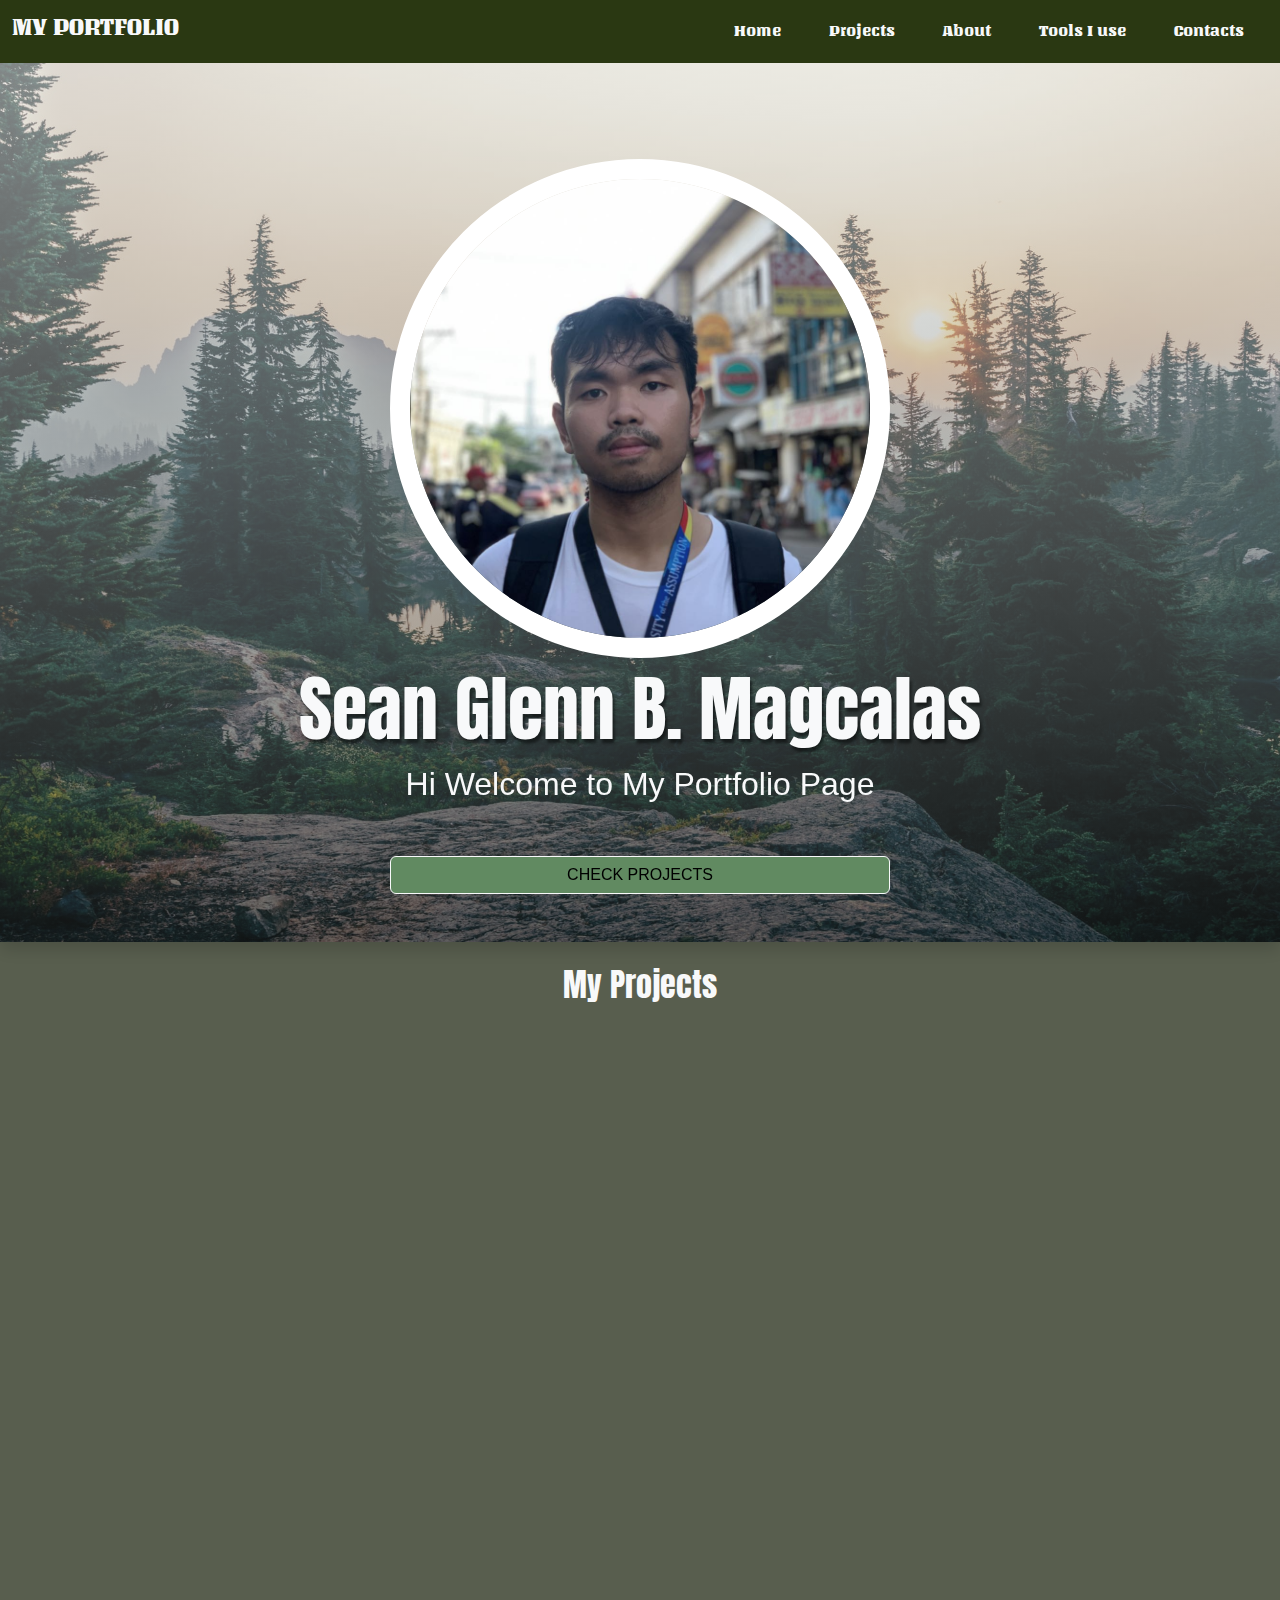
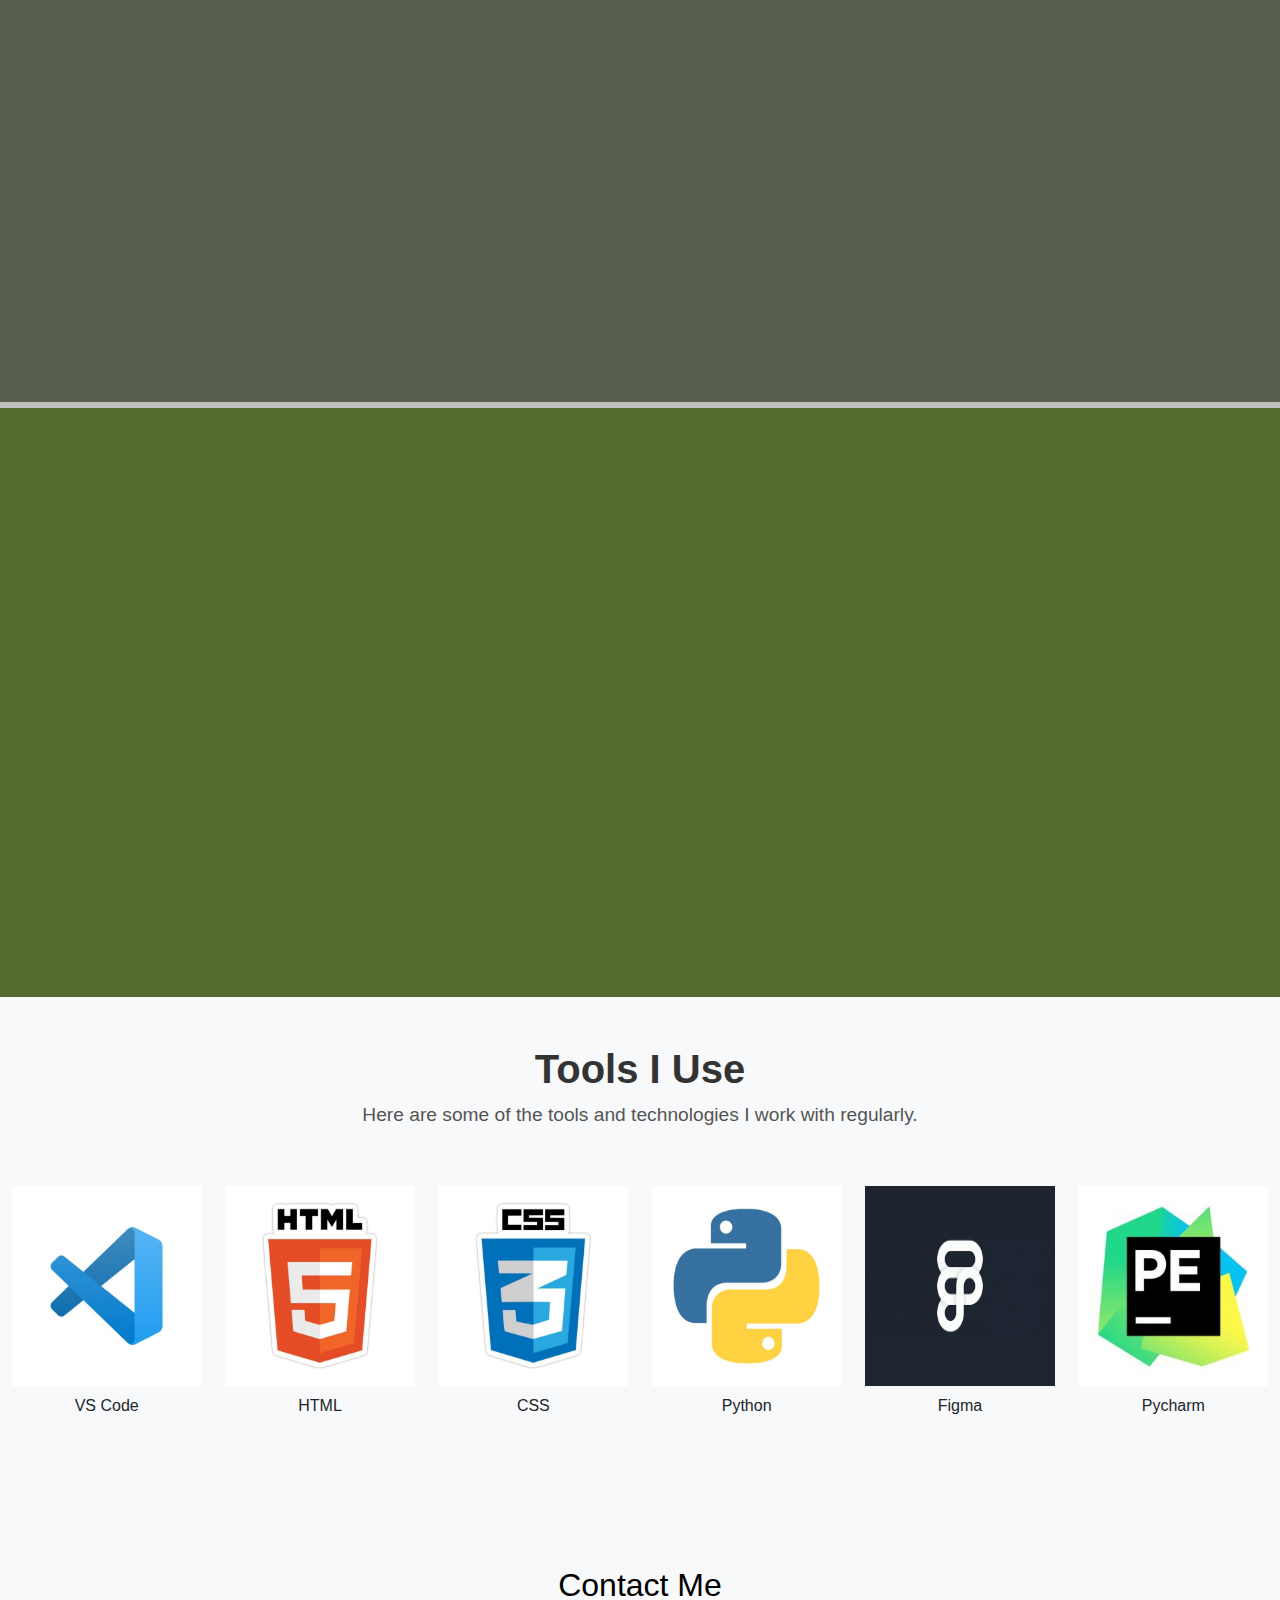
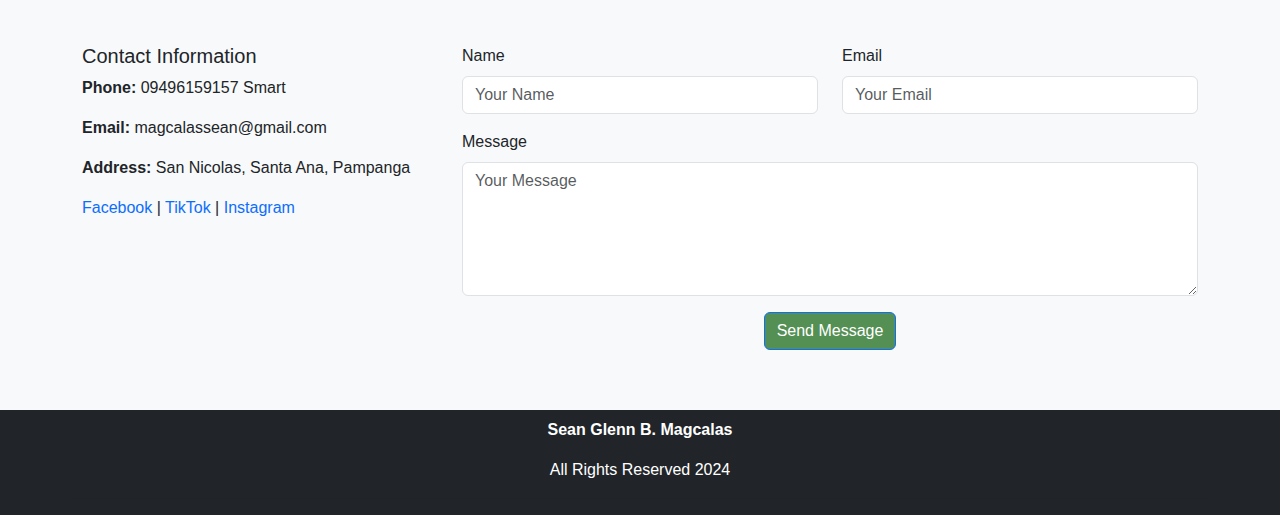
<file: index.html>
<!DOCTYPE html>
<html lang="en">
<head>
    <meta charset="UTF-8">
    <meta name="viewport" content="width=device-width, initial-scale=1.0">
    <title>Sean Glenn Magcalas-Portfolio</title>

    <!--BS LINK-->
    <link href="https://cdn.jsdelivr.net/npm/bootstrap@5.3.3/dist/css/bootstrap.min.css" rel="stylesheet" integrity="sha384-QWTKZyjpPEjISv5WaRU9OFeRpok6YctnYmDr5pNlyT2bRjXh0JMhjY6hW+ALEwIH" crossorigin="anonymous">

    <!-- CSS LINK -->
     <link rel="stylesheet" href="./index.css">

     <!-- Google Web Fonts Link -->
      <link rel="preconnect" href="https://fonts.googleapis.com">
      <link rel="preconnect" href="https://fonts.gstatic.com" crossorigin>
      <link href="https://fonts.googleapis.com/css2?family=Unlock&display=swap" rel="stylesheet">


      <link rel="preconnect" href="https://fonts.googleapis.com">
      <link rel="preconnect" href="https://fonts.gstatic.com" crossorigin>
      <link href="https://fonts.googleapis.com/css2?family=Anton&family=Unlock&display=swap" rel="stylesheet">

    <!-- AOS Link -->
    <link href="https://unpkg.com/aos@2.3.1/dist/aos.css" rel="stylesheet">

    <!-- favicon -->
    <link rel="icon" href="./images/sean.jpg" type="image/icon type">

</head>
<body>
    <!--NAVBAR START-->
    <nav class="navbar navbar-expand-lg sticky-top">
      <div class="container-fluid">
        <a class="navbar-brand text-light rounded" href="#cover"><h4 class="h4head">MY PORTFOLIO</h4></a>
        <button class="navbar-toggler" type="button" data-bs-toggle="collapse" data-bs-target="#navbarNavAltMarkup" aria-controls="navbarNavAltMarkup" aria-expanded="false" aria-label="Toggle navigation">
          <span class="navbar-toggler-icon"></span>
        </button>
        <div class="collapse navbar-collapse" id="navbarNavAltMarkup">
          <div class="navbar-nav ms-auto">
            <a class="nav-link px-lg-4 text-light rounded h4head" aria-current="page" href="#">Home</a>
            <a class="nav-link px-lg-4 text-light rounded h4head" href="#myProject">Projects</a>
            <a class="nav-link px-lg-4 text-light rounded h4head" href="#myAboutpage">About</a>
            <a class="nav-link px-lg-4 text-light rounded h4head" href="#tools">Tools I use</a>
            <a class="nav-link px-lg-4 text-light rounded h4head" href="#contact">Contacts</a>
            
          </div>
        </div>
      </div>
    </nav>
      <!--NAVBAR END-->

      <!--MY PROFILE SECTION START-->
    <div id="cover" class="container-fluid d-flex align-items-center justify-content-center text-center bg-dark text-light shadow p-5">
        <div class="row d-flex flex-column">
            <div class="col col-lg-12">
                <img src="./images/sean.jpg" class="img-fluid rounded-circle w-50 photo-border mb-lg-2 mb-sm-4 my-5">
                <h3 id="cover-title" class="t1 font-weight-bolder h3 display-2 text-shadow">Sean Glenn B. Magcalas</h3>
                <p class="intro font-weight-bold">Hi Welcome to My Portfolio Page</p>
                <div class="d-flex flex-sm-column flex-lg-row w-100 align-items-center justify-content-center text-center mt-5 lg-mt-5">
                    <div class="col col-lg d-flex justify-content-center align-items-center">
                        <a id="check" class="btn btn-light h-100 w-50 font-weight-bold d-flex align-items-center justify-content-center" href="#myProject" type="button">CHECK PROJECTS</a>
                    </div>
                </div>
            </div>
        </div>
    </div>
      <!--MY PROFILE SECTION END-->
<!-- PROJECTS SECTION START -->
<div id="myProject" class="container-fluid justify-content-center align-items-center mb-0">
  <div class="row d-flex justify-content-center align-items-stretch text-center">
    <h2 class="t1 my-4 text-light">My Projects</h2>

    <!-- 1st card -->

    <div class="card d-flex col-12 col-lg-3 col-md-4 mx-3 mb-4 text-light h-auto" data-aos="zoom-in-up">
      <img src="./images/RASPI.PNG" class="card-img-top img-fluid" alt="Responsive Image">
      <div class="card-body d-flex flex-column">
        <h5 class="card-title">RASPBERRY PICO</h5>
        <hr>
        <p class="card-text">A simple RASPBERRY PICO project using Python, the main inspiration for this project is a house alarm system. I used a PIR sensor to detect movements that will prompt the alarm system to sound.</p>
        <div class="mt-auto">
          <a href="./video.html" class="btn">Visit Page</a>
        </div>
      </div>
    </div>


    <!-- 2nd card -->
    <div class="card d-flex col-12 col-lg-3 col-md-4 mx-3 mb-4 text-light h-auto" data-aos="zoom-in-up">
      <img src="./images/PYGAME.JPG" class="card-img-top img-fluid" alt="Responsive Image">
      <div class="card-body d-flex flex-column">
        <h5 class="card-title">Python Game System</h5>
        <hr>
        <p class="card-text">Kantanong is a music guessing game where you have to guess the song. This game is fun and suitable for almost anyone, with no age restrictions.</p>
        <div class="mt-auto">
          <a href="./pygame.html" class="btn">Visit Page</a>
        </div>
      </div>
    </div>

    <!-- 3rd card -->
    <div class="card d-flex col-12 col-lg-3 col-md-4 mx-3 mb-4 text-light h-auto" data-aos="zoom-in-up">
      <img src="./images/3D Isometric Room by SGBM-IT3A.png" class="card-img-top img-fluid" alt="Responsive Image">
      <div class="card-body d-flex flex-column">
        <h5 class="card-title">3D Isometric Room in Blender</h5>
        <hr>
        <p class="card-text">This is an example of a 3D Isometric Room in Blender. I made this Project to showcase the architectural use of Blender. </p>
        <div class="mt-auto">
          <a href="./isometric.html" class="btn">Visit Page</a>
        </div>
      </div>
    </div>
  </div>
</div>
<hr class="linestyle">


<!-- PROJECTS SECTION END -->

<!-- ABOUT START -->
<div id="myAboutpage" class="container-fluid d-flex justify-content-center align-items-center py-5">
  <div class="row justify-content-center align-items-center d-flex">
      <!-- Image Column -->
    <div class="col-12 col-lg-4 col-md-4 col-xs-4 d-flex justify-content-center mb-4 mb-lg-0" data-aos="zoom-in-up">
        <img src="./images/sean2.jpg" alt="me" class="img-fluid rounded-circle w-80">
      </div>
      <!-- About Header & Text Column -->
      <div class="col-12 col-lg-3 col-md-4 col-xs-4 text-center text-lg-start mx-5">
      
          <div class="textbox" data-aos="zoom-in-up">
            <h1 class="aboutheader my-2 d-flex justify-content-start align-items-start">About</h2>
            <hr>
              <p class="align">Hello! <strong>I'm Sean Glenn B. Magcalas</strong>, a 21-year-old student currently pursuing my studies at the University of The Assumption. I have a passion for exploring creativity in various forms, whether it's through music, art, or collecting toys. Anything that brings a sense of fun and excitement grabs my attention. When I'm not busy with my academic pursuits, you'll often find me immersed in activities that let me express myself and discover new ways to enjoy life.</p>
          
      </div>
    </div>
  </div>
</div>
<!-- ABOUT END -->

<!-- TOOLS I USE SECTION START -->
<div id="tools" class="container-fluid py-5 bg-light">
  <div class="row text-center mb-4">
    <h2 class="section-title">Tools I Use</h2>
    <p class="section-subtitle">Here are some of the tools and technologies I work with regularly.</p>
  </div>

  <div class="row justify-content-center">
    <!-- Tool 1 -->
    <div class="col-6 col-sm-4 col-md-3 col-lg-2 text-center mb-4">
      <img src="./images/vscode.jpg" alt="Tool 1" class="tool img-fluid mb-2">
      <p>VS Code</p>
    </div>

    <!-- Tool 2 -->
    <div class="col-6 col-sm-4 col-md-3 col-lg-2 text-center mb-4">
      <img src="./images/html.jpg" alt="Tool 2" class="tool img-fluid mb-2">
      <p>HTML</p>
    </div>

    <!-- Tool 3 -->
    <div class="col-6 col-sm-4 col-md-3 col-lg-2 text-center mb-4">
      <img src="./images/css.jpg" alt="Tool 3" class=" tool img-fluid mb-2">
      <p>CSS</p>
    </div>

    <!-- Tool 4 -->
    <div class="col-6 col-sm-4 col-md-3 col-lg-2 text-center mb-4">
      <img src="./images/python.jpg" alt="Tool 4" class=" tool img-fluid mb-2">
      <p>Python</p>
    </div>

    <!-- Tool 5 -->
    <div class="col-6 col-sm-4 col-md-3 col-lg-2 text-center mb-4">
      <img src="./images/figma.jpg" alt="Tool 5" class=" tool img-fluid mb-2">
      <p>Figma</p>
    </div>

    <!-- Tool 6 -->
    <div class="col-6 col-sm-4 col-md-3 col-lg-2 text-center mb-4">
      <img src="./images/pycharm.jpg" alt="Tool 6" class="tool img-fluid mb-2">
      <p>Pycharm</p>
    </div>
  </div>
</div>
<!-- TOOLS I USE SECTION END -->

<!-- Contact Section -->
<div id="contact">
<section class="contact-section" id="contact">
  <div class="container">
    <div class="row justify-content-center">
      <div class="col-md-8 text-center">
        <h2>Contact Me</h2>
      </div>
    </div>

    <div class="row">
      <!-- Contact Information -->
      <div class="col-md-4 contact-info">
        <h5>Contact Information</h5>
        <p><strong>Phone:</strong> 09496159157 Smart</p>
        <p><strong>Email:</strong> magcalassean@gmail.com</p>
        <p><strong>Address:</strong> San Nicolas, Santa Ana, Pampanga</p>
        <p>
          <a href="https://www.facebook.com/seanglennmagcalas/" class="text-decoration-none"><i class="bi bi-facebook"></i> Facebook</a> |
          <a href="https://www.tiktok.com/@seanu_reeves?_t=8pf11h50Sf6&_r=1" class="text-decoration-none"><i class="bi bi-tiktok"></i> TikTok</a> |
          <a href="https://www.instagram.com/sean.magzzz?igsh=MWo4dmJ6cThlbG1naw%3D%3D&utm_source=qr" class="text-decoration-none"><i class="bi bi-instagram"></i> Instagram</a>
        </p>
      </div>

      <!-- Contact Form -->
      <div class="col-md-8">
        <form action="#" method="post">
          <div class="row">
            <!-- Name -->
            <div class="col-md-6 mb-3">
              <label for="name" class="form-label">Name</label>
              <input type="text" class="form-control" id="name" placeholder="Your Name">
            </div>
            <!-- Email -->
            <div class="col-md-6 mb-3">
              <label for="email" class="form-label">Email</label>
              <input type="email" class="form-control" id="email" placeholder="Your Email">
            </div>
          </div>
          <!-- Message -->
          <div class="mb-3">
            <label for="message" class="form-label">Message</label>
            <textarea class="form-control" id="message" rows="5" placeholder="Your Message"></textarea>
          </div>
          <!-- Submit Button -->
          <div class="text-center">
            <button type="submit" class="btn btn-primary">Send Message</button>
          </div>
        </form>
      </div>
    </div>
  </div>
</section>
</div>

<!-- CONTACT SECTION END -->


<!-- Footer -->
<section class="bg-dark" id="footer">
<div class="container">
<div class="row">
    <div class="col col-xs-12 col-sm-12 col-md-12 mt-2 mt-sm-2 text-center text-white">
        <p><strong>Sean Glenn B. Magcalas</strong></p>
        <p>All Rights Reserved 2024</p>
    </div>
    <hr>
</div>
</div>
</section>
<!-- Footer -->


        <!-- Bootsrap link -->
      <script src="https://cdn.jsdelivr.net/npm/bootstrap@5.3.3/dist/js/bootstrap.bundle.min.js" integrity="sha384-YvpcrYf0tY3lHB60NNkmXc5s9fDVZLESaAA55NDzOxhy9GkcIdslK1eN7N6jIeHz" crossorigin="anonymous"></script>

        <!-- AOS Link -->
      <script src="https://unpkg.com/aos@2.3.1/dist/aos.js"></script>
      <script>
        AOS.init();
      </script>
</body>
</html>
</file>
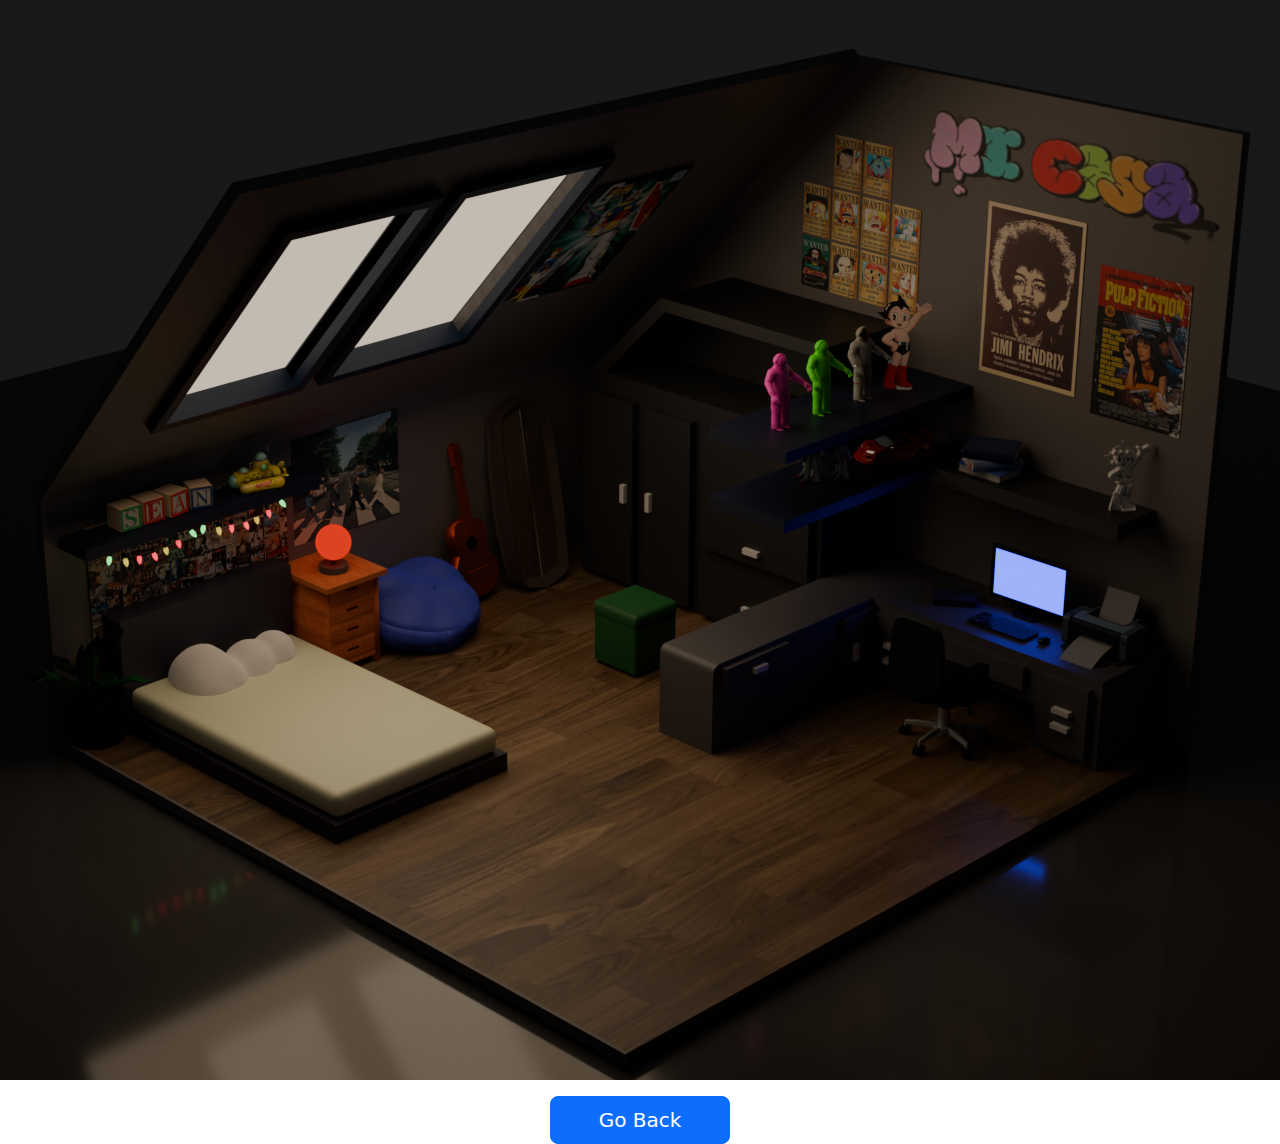
<file: isometric.html>
<!DOCTYPE html>
<html lang="en">
<head>
    <meta charset="UTF-8">
    <meta name="viewport" content="width=device-width, initial-scale=1.0">
    <title>Document</title>

    <link href="https://cdn.jsdelivr.net/npm/bootstrap@5.3.3/dist/css/bootstrap.min.css" rel="stylesheet" integrity="sha384-QWTKZyjpPEjISv5WaRU9OFeRpok6YctnYmDr5pNlyT2bRjXh0JMhjY6hW+ALEwIH" crossorigin="anonymous">
</head>
<body>
    <div class="container-fluid">
        <div class="d-flex justify-content-center align-items-center">
            <img src="./images/3D Isometric Room by SGBM-IT3A.png" alt="">
        </div>
    </div>

    <center>
        <!-- Button -->
        <a href="./index.html" class="btn btn-primary btn-lg px-5 py-2 mt-3">Go Back</a>
    </center> 


      <!-- Bootsrap link -->
      <script src="https://cdn.jsdelivr.net/npm/bootstrap@5.3.3/dist/js/bootstrap.bundle.min.js" integrity="sha384-YvpcrYf0tY3lHB60NNkmXc5s9fDVZLESaAA55NDzOxhy9GkcIdslK1eN7N6jIeHz" crossorigin="anonymous"></script>
</body>
</html>
</file>
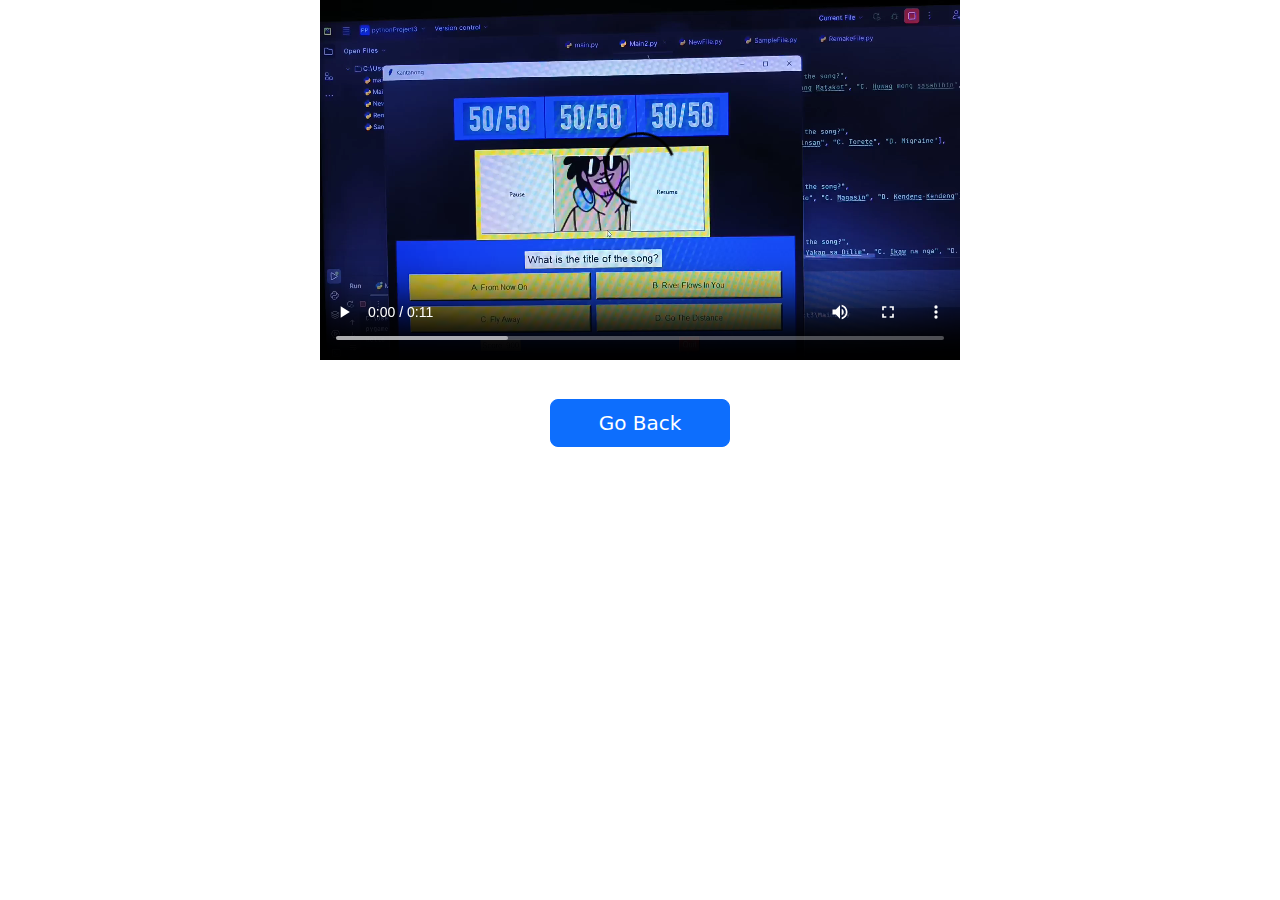
<file: pygame.html>
<!DOCTYPE html>
<html lang="en">
<head>
    <meta charset="UTF-8">
    <meta name="viewport" content="width=device-width, initial-scale=1.0">
    <title>Raspberry PI Video</title>
    <!--BS LINK-->
    <link href="https://cdn.jsdelivr.net/npm/bootstrap@5.3.3/dist/css/bootstrap.min.css" rel="stylesheet" integrity="sha384-QWTKZyjpPEjISv5WaRU9OFeRpok6YctnYmDr5pNlyT2bRjXh0JMhjY6hW+ALEwIH" crossorigin="anonymous">
</head>
<body>
    <center>
        <video width="640" height="360" controls class="mb-3">
            <source src="./images/pygamevid.mov" type="video/mp4">
        </video>
    </center>
    <center>
        <!-- Button -->
        <a href="./index.html" class="btn btn-primary btn-lg px-5 py-2 mt-3">Go Back</a>
    </center> 

      <script src="https://cdn.jsdelivr.net/npm/bootstrap@5.3.3/dist/js/bootstrap.bundle.min.js" integrity="sha384-YvpcrYf0tY3lHB60NNkmXc5s9fDVZLESaAA55NDzOxhy9GkcIdslK1eN7N6jIeHz" crossorigin="anonymous"></script>
</body>
</html>
</file>
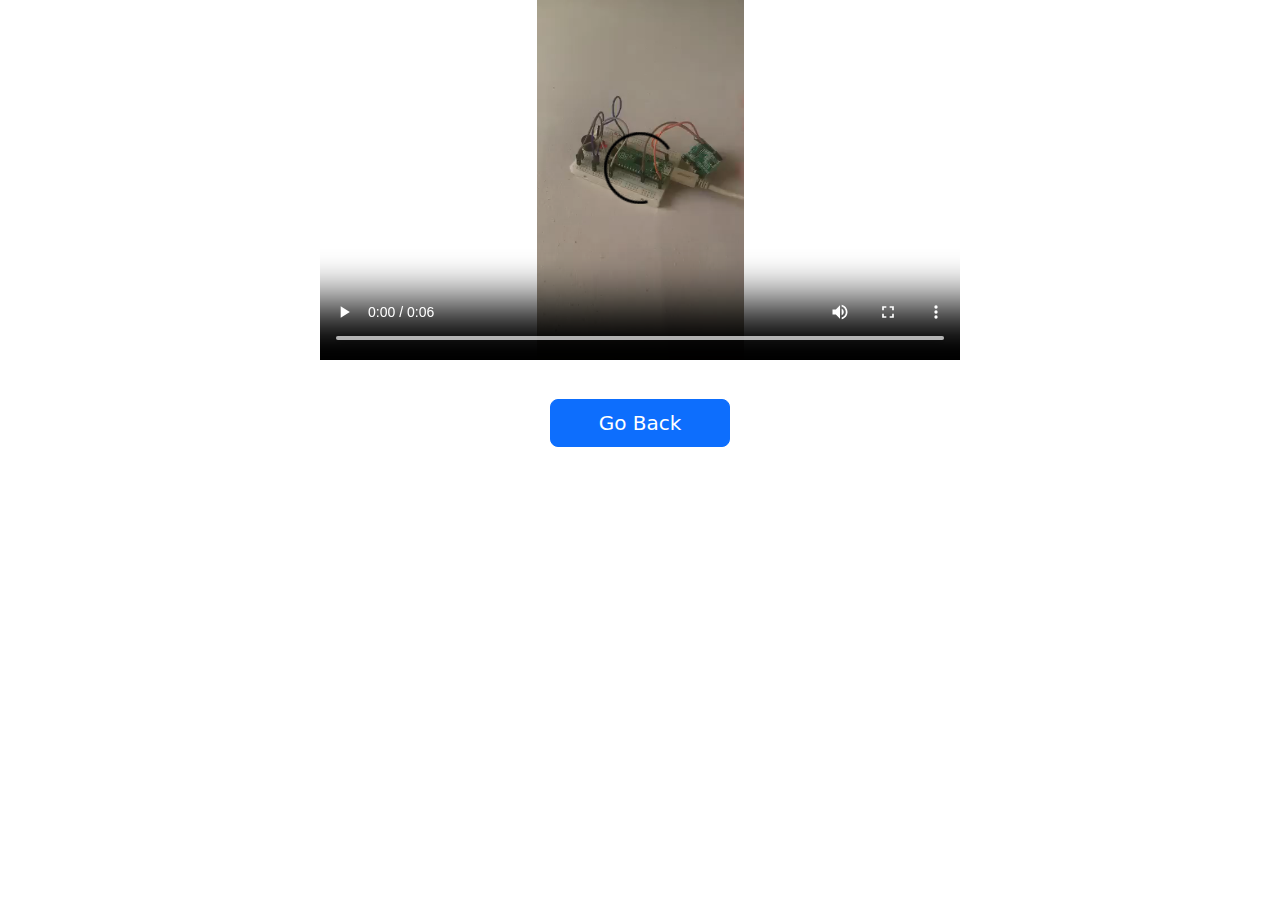
<file: video.html>
<!DOCTYPE html>
<html lang="en">
<head>
    <meta charset="UTF-8">
    <meta name="viewport" content="width=device-width, initial-scale=1.0">
    <title>Raspberry PI Video</title>
    <!--BS LINK-->
    <link href="https://cdn.jsdelivr.net/npm/bootstrap@5.3.3/dist/css/bootstrap.min.css" rel="stylesheet" integrity="sha384-QWTKZyjpPEjISv5WaRU9OFeRpok6YctnYmDr5pNlyT2bRjXh0JMhjY6hW+ALEwIH" crossorigin="anonymous">
</head>
<body>
    <center>
        <video width="640" height="360" controls class="mb-3">
            <source src="./images/raspi.mov" type="video/mp4">
        </video>
    </center>
    <center>
        <!-- Button -->
        <a href="./index.html" class="btn btn-primary btn-lg px-5 py-2 mt-3">Go Back</a>
    </center> 

      <script src="https://cdn.jsdelivr.net/npm/bootstrap@5.3.3/dist/js/bootstrap.bundle.min.js" integrity="sha384-YvpcrYf0tY3lHB60NNkmXc5s9fDVZLESaAA55NDzOxhy9GkcIdslK1eN7N6jIeHz" crossorigin="anonymous"></script>
</body>
</html>
</file>
<file: index.css>
* {
    margin: 0;
    padding: 0;
    box-sizing: border-box;
    scroll-behavior: smooth;
}

body {
    font-family: 'Oxygen', sans-serif;
}

.navbar{
    background-color: rgb(42, 56, 18);
}

.nav-link, .navbar-brand {
  color:rgb(0, 0, 0) ;
  font-size: 1rem;
  font-weight: 700;
  cursor: pointer;
  text-decoration: none;
}

.nav-link:hover, .navbar-brand:hover {
  color: #f8f9fa;
  background-color: #12440f;
}

.h4head{
  font-family: "Unlock", serif;
  font-weight: 400;
  font-style: normal;
}

.t1{
    font-family: "Anton", sans-serif;
    font-weight: 400;
    font-style: normal;
}

.intro{
  font-size: 2rem;
}

.text-shadow {
    text-shadow: 2px 4px 3px rgba(0, 0, 0, 0.5);
}

.photo-border {
    border: 20px solid white !important;
}

.photo-border-about {
    min-height: 480px;
    min-width: 480px;
    border: 20px solid rgb(43, 43, 43) !important;
}

#cover {
    background:linear-gradient(rgba(255, 255, 255, 0.5), rgba(30, 30, 30, 0.5)), url(./images/copertina-1.jpg);
    background-repeat: no-repeat;
    background-position: center;
    background-size: cover;
    filter: grayscale(30%);
}

#myProject {
    background-color: rgb(88, 94, 78);
}

.card{
    background-color: rgb(45, 88, 45);
    height: 300px;
    width: 25rem;
}

.card-text{
    text-align: justify;
}

.linestyle {
    border: solid 3px;
    margin: 0%;
    color: black;
}

.btn{
  background-color: rgb(84, 143, 84);
}

.aboutheader{
    font-weight: bolder;
    text-align: center;
    font-size: 50px;
}

#myAboutpage {
    background-color: darkolivegreen;
}

.align{
    text-align: justify;
}

.section-title {
    font-size: 2.5rem;
    font-weight: bold;
    color: #333;
  }

  .section-subtitle {
    font-size: 1.2rem;
    color: #555;
    margin-bottom: 2rem;
  }

  .imgfluid {
    max-height: 80px;
  }

  #tools {
    background-color: #f8f9fa;
  }

  .tool{
    height: 200px;
    width: 15rem;
  }

.textbox {
    width: 100%;
    max-width: 600px;
    padding: 20px;
    background-color: rgba(255, 255, 255, 0.5); /* Black background with 50% transparency */
    border-radius: 10px;
  }
  
  .textbox h1, .textbox p {
    color: #000; /* Dark text color */
  }

  .contact-section {
    background-color: #f8f9fa; /* Light background */
    padding: 60px 0;
  }
  .contact-section h2 {
    color: #000000;
    margin-bottom: 40px;
  }
  .contact-info {
    margin-bottom: 20px;
  }
</file>
